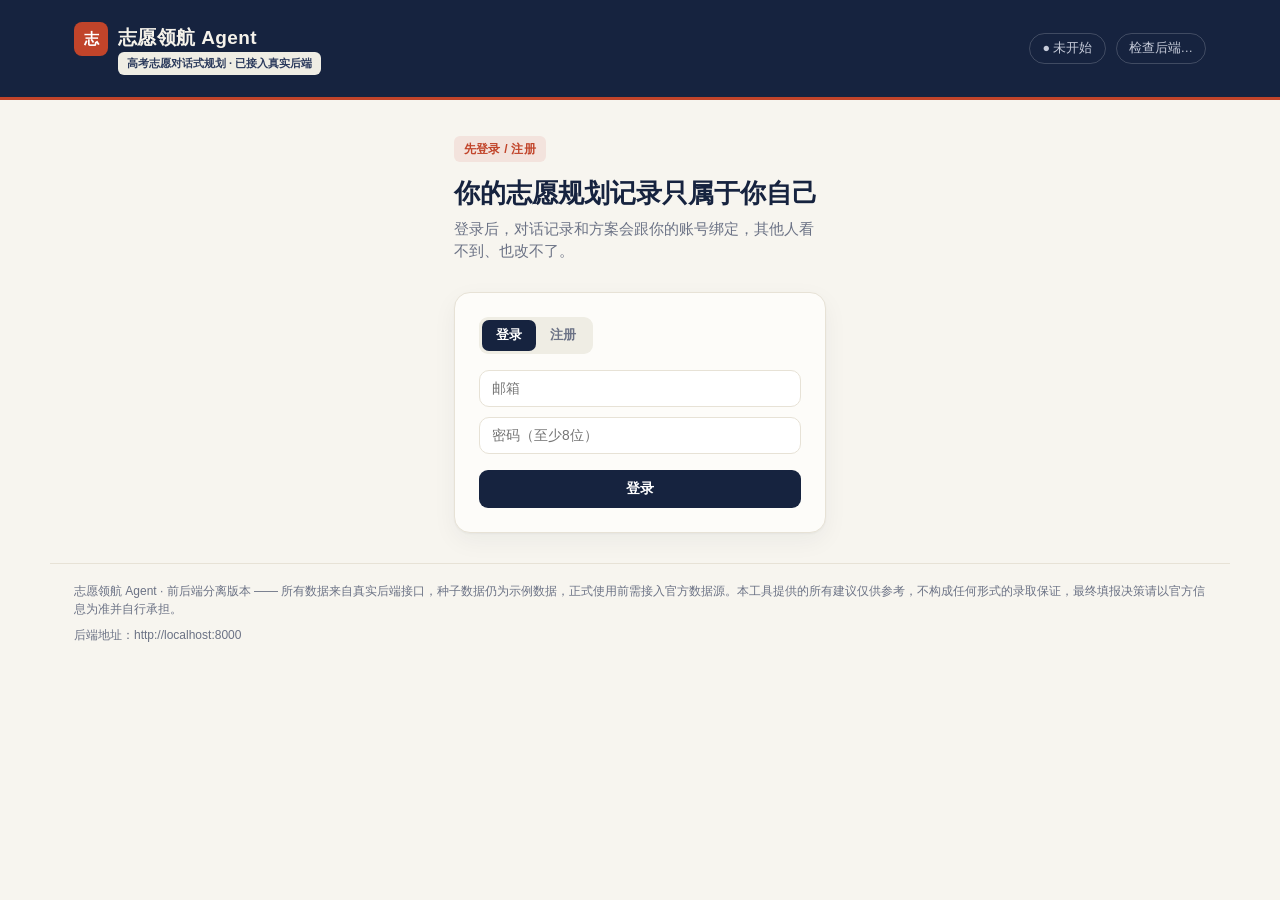
<file: frontend/index.html>
<!DOCTYPE html>
<html lang="zh-CN">
<head>
<meta charset="UTF-8">
<meta name="viewport" content="width=device-width, initial-scale=1.0">
<title>志愿领航 · 高考志愿规划 Agent</title>
<link rel="stylesheet" href="src/styles.css">
</head>
<body>

<header class="top">
  <div class="wrap">
    <div class="brand">
      <span class="mark">志</span>
      <div>
        <h1>志愿领航 Agent</h1>
        <div class="tag">高考志愿对话式规划 · 已接入真实后端</div>
      </div>
    </div>
    <div class="top-actions">
      <span class="pill" id="statusPill">● 未开始</span>
      <span class="pill" id="backendPill">检查后端…</span>
      <span class="pill" id="userPill" style="display:none;"></span>
      <button class="btn btn-outline btn-sm" id="logoutBtn" style="display:none;">退出登录</button>
    </div>
  </div>
</header>

<div class="wrap" id="authOverlay" style="max-width:420px;">
  <section class="hero" style="padding-top:36px;">
    <span class="eyebrow">先登录 / 注册</span>
    <h2>你的志愿规划记录只属于你自己</h2>
    <p class="sub">登录后，对话记录和方案会跟你的账号绑定，其他人看不到、也改不了。</p>
  </section>

  <div class="panel" style="padding:24px;">
    <div class="toggle-row" style="margin-bottom:16px;">
      <div class="seg" id="authModeSeg">
        <button class="active" data-mode="login">登录</button>
        <button data-mode="register">注册</button>
      </div>
    </div>

    <form id="authForm">
      <div class="chat-input-row" style="flex-direction:column;align-items:stretch;gap:10px;">
        <input type="email" id="authEmail" placeholder="邮箱" required
               style="border:1px solid var(--line);border-radius:10px;padding:10px 12px;font-size:13.8px;">
        <input type="password" id="authPassword" placeholder="密码（至少8位）" required minlength="8"
               style="border:1px solid var(--line);border-radius:10px;padding:10px 12px;font-size:13.8px;">
      </div>
      <div id="authError" class="conflict-box" style="display:none;margin-top:12px;"></div>
      <div class="confirm-row" style="margin-top:16px;">
        <button type="submit" class="btn btn-primary" id="authSubmitBtn" style="width:100%;">登录</button>
      </div>
    </form>
  </div>
</div>

<div id="appContent" style="display:none;">

<div class="disclaimer-bar">
  <div class="wrap">
    <b>提示：</b>本工具给出的录取概率、院校推荐均由算法与 AI 辅助生成，仅供参考，不构成录取承诺。
    数据可能与最新情况存在差异，正式填报志愿前，请以你所在省级教育考试院和目标院校官方发布的招生信息为准，
    并结合自身实际情况独立判断，重大决策建议同时咨询学校老师或专业机构。
  </div>
</div>

<div class="wrap">
  <section class="hero">
    <span class="eyebrow">对话连接真实后端</span>
    <h2>把"分数"变成一份可核对、可调整的志愿方案</h2>
    <p class="sub">左侧对话由服务器端 Gemini 处理并落库，右侧同步显示服务器返回的真实条件与候选数据——不是浏览器里写死的示例。</p>
  </section>

  <section id="stepConverse">
    <div class="section-head">
      <h3>对话建立用户条件</h3>
      <p>说明背景和目标，缺失或冲突的条件会被逐项追问</p>
    </div>

    <div class="panel split">
      <div class="chat-pane">
        <div class="chat-log" id="chatLog"></div>
        <div class="chat-input-row">
          <textarea id="chatInput" placeholder="例如：我是江苏物理类考生，637分，位次5200，选科物理+化学，想找计算机相关专业……" rows="2"></textarea>
          <button class="btn btn-primary" id="sendBtn">发送</button>
        </div>
        <div class="quick-row">
          <button class="btn btn-outline btn-sm" id="fillDemoBtn">示例：江苏物理类考生（一次说全）</button>
          <button class="btn btn-outline btn-sm" id="resetBtn">重新开始（清空本地会话）</button>
        </div>
      </div>

      <div class="sync-pane">
        <span class="sync-tag"><span class="dot"></span>后端返回的真实条件</span>
        <h4>当前条件（profile_id: <span id="profileIdLabel">未开始</span>）</h4>

        <div id="missingBox" class="missing-box" style="display:none;">
          <b>还缺少这些信息</b>
          <span id="missingText"></span>
        </div>
        <div id="conflictBox" class="conflict-box" style="display:none;">
          <b>发现条件冲突</b>
          <span id="conflictText"></span>
        </div>

        <div class="field-list" id="fieldList"></div>

        <label class="home-province-toggle">
          <input type="checkbox" id="homeProvinceOnlyChk">
          只看省内院校（按学校实际所在地过滤，跟"招生目标省份"是两回事，
          比如外省院校面向本省招生的计划会被这个开关排除）
        </label>

        <label class="home-province-toggle">
          <input type="checkbox" id="acceptSinoForeignChk">
          接受中外合作办学项目（这类项目学费通常显著更高，默认不勾选，即不推荐）
        </label>

        <label class="home-province-toggle">
          <input type="checkbox" id="acceptSpecialProgramChk">
          接受专项计划/定向培养类型（国家专项、地方专项、公费师范生定向等，
          通常有户籍/服务期限制，默认不勾选，即不推荐）
        </label>

        <div class="sync-actions">
          <button class="btn btn-red btn-sm" id="searchBtn" disabled>查询候选</button>
        </div>
      </div>
    </div>
  </section>

  <section id="stepCandidates" style="display:none;">
    <div class="section-head">
      <h3>候选与方案</h3>
      <p>保底/稳妥/冲刺各精选几所好学校优先展示，勾选想放进方案的候选，然后点击"确认方案"</p>
    </div>

    <div class="toggle-row">
      <span class="sample-badge" id="candCountBadge"></span>
    </div>

    <div id="discoveriesSection" style="display:none;"></div>

    <div id="curatedGroups"></div>

    <div class="collapsed-section">
      <button class="btn btn-outline btn-sm" id="toggleCollapsedBtn"></button>
      <div class="cand-grid" id="collapsedGrid" style="display:none;"></div>
    </div>

    <div class="confirm-row">
      <button class="btn btn-primary" id="confirmPlanBtn" disabled>确认方案（0）</button>
    </div>
  </section>

  <section id="stepRules" style="display:none;">
    <div class="section-head">
      <h3>资格校验</h3>
      <p>想看"每条候选具体因为哪条规则通过/没通过"这类核验细节，可以在这里展开——
        默认收起，日常报考不需要逐条翻这份原始核验记录，上面的精选候选已经是筛选过的结果</p>
    </div>
    <button class="btn btn-outline btn-sm" id="toggleRuleAuditBtn">展开资格核验详情</button>
    <div class="rule-list" id="ruleList" style="display:none;"></div>
  </section>

  <section id="stepPlan" style="display:none;">
    <div class="section-head">
      <h3>方案版本</h3>
      <p>服务器重新计算过的最终数字，不是浏览器里传上去的</p>
    </div>

    <div class="plan-wrap">
      <div class="panel" style="padding:20px;">
        <div class="version-row">
          <span id="versionLabel"></span>
          <a class="btn btn-outline btn-sm" id="exportLink" target="_blank" rel="noopener">导出方案</a>
        </div>
        <div id="planCandList"></div>
      </div>

      <div class="panel" style="padding:20px;">
        <h4 style="margin:0 0 12px;font-size:15px;">与上一版本相比</h4>
        <div id="diffArea"></div>
      </div>
    </div>
  </section>

</div>
</div><!-- /#appContent -->

<footer>
  <div class="wrap">
    <span>志愿领航 Agent · 前后端分离版本 —— 所有数据来自真实后端接口，种子数据仍为示例数据，正式使用前需接入官方数据源。本工具提供的所有建议仅供参考，不构成任何形式的录取保证，最终填报决策请以官方信息为准并自行承担。</span>
    <span id="apiBaseLabel"></span>
  </div>
</footer>

<script type="module" src="src/config.js"></script>
<script type="module" src="src/main.js"></script>
</body>
</html>
</file>
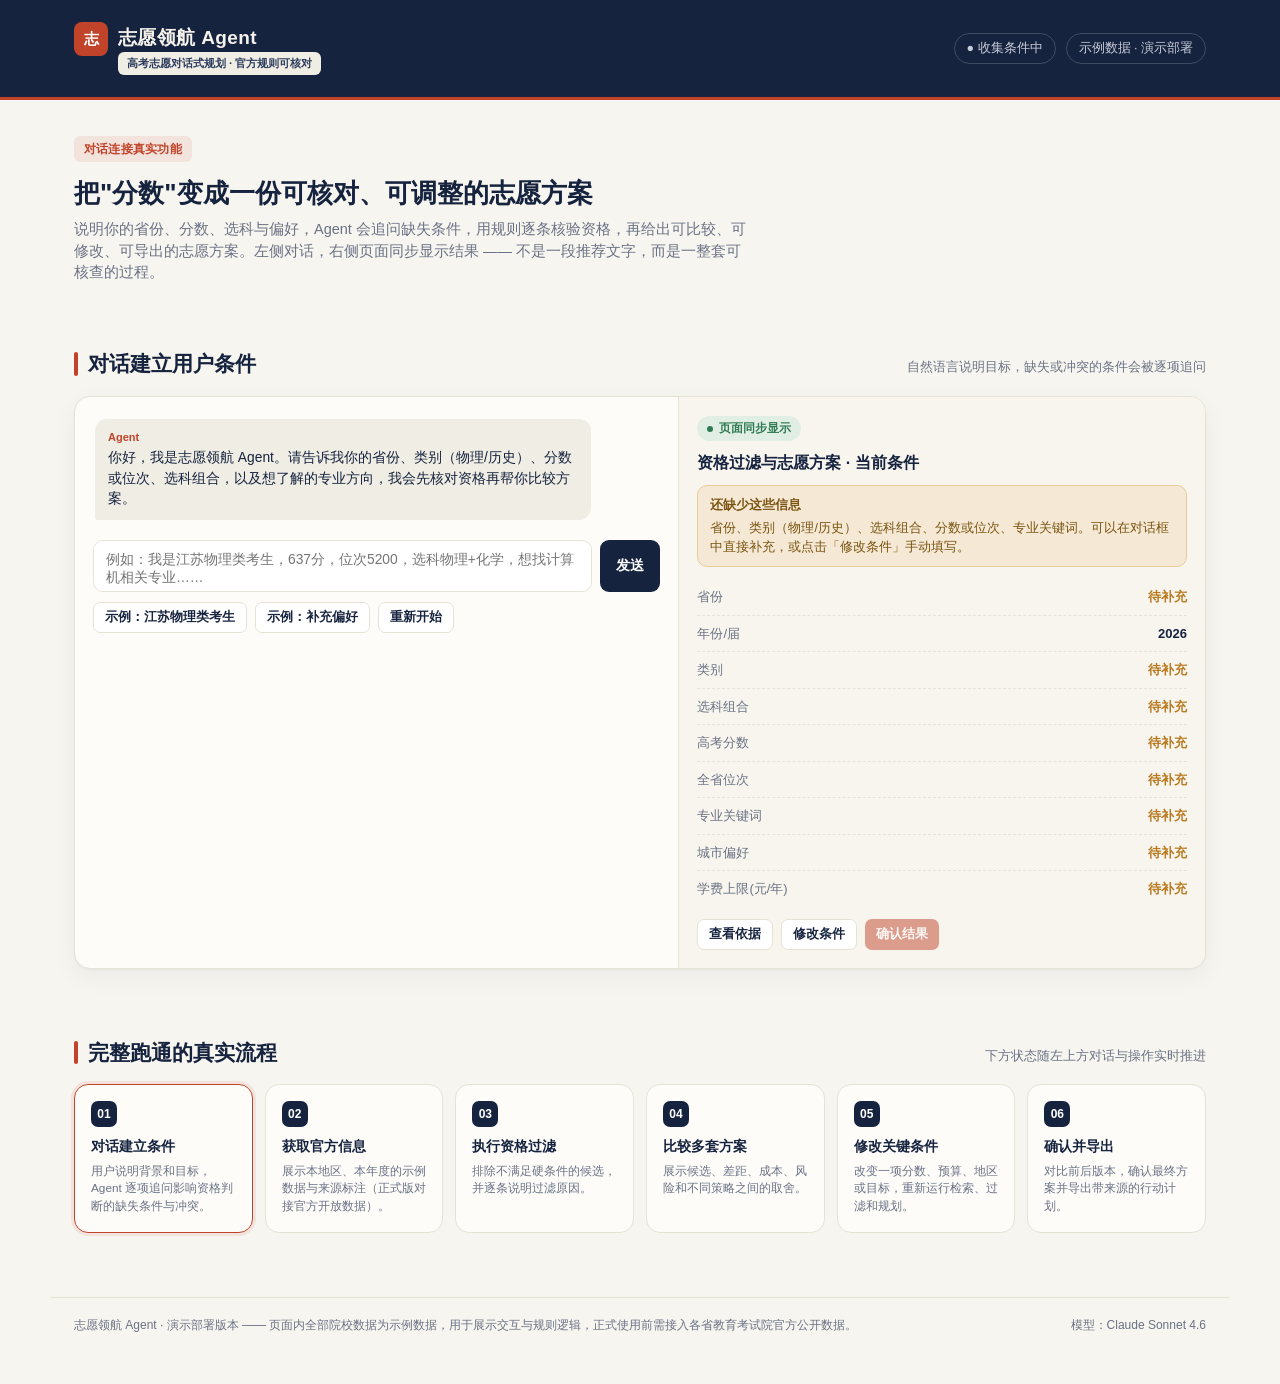
<file: frontend/prototype-reference.html>
<!DOCTYPE html>
<html lang="zh-CN">
<head>
<meta charset="UTF-8">
<meta name="viewport" content="width=device-width, initial-scale=1.0">
<title>志愿领航 · 高考志愿规划 Agent</title>
<style>
  :root{
    --navy:#16233F;
    --navy-soft:#2B3A5C;
    --cream:#F7F5EF;
    --card:#FDFCF9;
    --line:#E7E2D6;
    --red:#C1442A;
    --red-soft:#F3E3DD;
    --green:#2F7A53;
    --green-soft:#E1EEE4;
    --amber:#B9791F;
    --amber-soft:#F5E9D6;
    --muted:#6B7285;
    --shadow: 0 1px 2px rgba(22,35,63,.04), 0 8px 24px rgba(22,35,63,.05);
  }
  *{box-sizing:border-box;}
  html,body{margin:0;padding:0;}
  body{
    background:var(--cream);
    color:var(--navy);
    font-family: "PingFang SC","Noto Sans SC","Microsoft YaHei",-apple-system,BlinkMacSystemFont,"Segoe UI",sans-serif;
    -webkit-font-smoothing:antialiased;
    line-height:1.5;
  }
  a{color:inherit;}
  ::selection{background:var(--red-soft);}

  .wrap{max-width:1180px;margin:0 auto;padding:0 24px;}

  /* ---------- Header ---------- */
  header.top{
    background:var(--navy);
    color:#F5F2EA;
    padding:22px 0;
    border-bottom:3px solid var(--red);
  }
  header.top .wrap{display:flex;align-items:center;justify-content:space-between;gap:16px;flex-wrap:wrap;}
  .brand{display:flex;align-items:baseline;gap:10px;}
  .brand .mark{
    width:34px;height:34px;border-radius:8px;background:var(--red);
    display:inline-flex;align-items:center;justify-content:center;
    font-weight:800;font-size:15px;color:#fff;flex:none;
  }
  .brand h1{font-size:19px;margin:0;font-weight:700;letter-spacing:.02em;}
  .brand span.tag{font-size:12px;color:#C7CCDA;font-weight:400;}
  .top-actions{display:flex;gap:10px;align-items:center;font-size:13px;color:#C7CCDA;}
  .pill{
    border:1px solid rgba(255,255,255,.18);
    padding:5px 12px;border-radius:999px;font-size:12.5px;
  }

  /* ---------- Hero ---------- */
  .hero{padding:36px 0 8px;}
  .hero h2{font-size:26px;margin:0 0 6px;font-weight:800;}
  .hero p.sub{color:var(--muted);font-size:14.5px;margin:0 0 22px;max-width:680px;}
  .eyebrow{
    display:inline-flex;align-items:center;gap:6px;
    background:var(--red-soft);color:var(--red);font-weight:700;font-size:12px;
    padding:4px 10px;border-radius:6px;margin-bottom:12px;letter-spacing:.02em;
  }

  /* ---------- Section shell ---------- */
  section{padding:34px 0;}
  .section-head{display:flex;align-items:baseline;justify-content:space-between;gap:12px;margin-bottom:16px;flex-wrap:wrap;}
  .section-head h3{
    font-size:21px;margin:0;font-weight:800;position:relative;padding-left:14px;
  }
  .section-head h3::before{
    content:"";position:absolute;left:0;top:4px;bottom:4px;width:4px;background:var(--red);border-radius:2px;
  }
  .section-head p{margin:0;color:var(--muted);font-size:13px;}

  /* ---------- Cards / panels ---------- */
  .panel{
    background:var(--card);border:1px solid var(--line);border-radius:16px;
    box-shadow:var(--shadow);
  }

  /* ---------- Two pane: chat + synced state ---------- */
  .split{
    display:grid;grid-template-columns:1.15fr 1fr;gap:0;overflow:hidden;
  }
  @media (max-width:880px){ .split{grid-template-columns:1fr;} }

  .chat-pane{padding:18px 18px 14px;border-right:1px solid var(--line);}
  @media (max-width:880px){ .chat-pane{border-right:none;border-bottom:1px solid var(--line);} }

  .chat-log{
    display:flex;flex-direction:column;gap:10px;max-height:420px;overflow-y:auto;padding:4px 2px 10px;
    scrollbar-width:thin;
  }
  .msg{max-width:88%;padding:10px 13px;border-radius:12px;font-size:13.8px;white-space:pre-wrap;}
  .msg.user{align-self:flex-end;background:var(--navy);color:#F3F1EA;border-bottom-right-radius:3px;}
  .msg.agent{align-self:flex-start;background:#EFEDE4;color:var(--navy);border-bottom-left-radius:3px;}
  .msg.agent .who{font-size:11px;color:var(--red);font-weight:700;display:block;margin-bottom:3px;}
  .msg.sys{align-self:center;background:transparent;color:var(--muted);font-size:12px;text-align:center;max-width:100%;}

  .chat-input-row{display:flex;gap:8px;margin-top:10px;}
  .chat-input-row textarea{
    flex:1;resize:none;border:1px solid var(--line);border-radius:10px;padding:10px 12px;
    font-family:inherit;font-size:13.8px;background:#fff;color:var(--navy);min-height:44px;max-height:110px;
  }
  .chat-input-row textarea:focus{outline:2px solid var(--navy-soft);outline-offset:1px;}
  .btn{
    border:none;border-radius:9px;padding:10px 16px;font-size:13.5px;font-weight:700;cursor:pointer;
    transition:transform .06s ease, opacity .15s ease;
  }
  .btn:active{transform:scale(.97);}
  .btn-primary{background:var(--navy);color:#fff;}
  .btn-primary:hover{background:var(--navy-soft);}
  .btn-outline{background:#fff;border:1px solid var(--line);color:var(--navy);}
  .btn-outline:hover{border-color:var(--navy);}
  .btn-red{background:var(--red);color:#fff;}
  .btn:disabled{opacity:.5;cursor:not-allowed;}
  .btn-sm{padding:6px 11px;font-size:12.5px;border-radius:7px;}
  .quick-row{display:flex;gap:8px;flex-wrap:wrap;margin-top:10px;}

  /* ---------- Sync state pane ---------- */
  .sync-pane{padding:18px;background:#F7F5EE;}
  .sync-tag{
    display:inline-flex;align-items:center;gap:6px;background:var(--green-soft);color:var(--green);
    font-size:11.5px;font-weight:700;padding:4px 10px;border-radius:999px;margin-bottom:10px;
  }
  .sync-tag .dot{width:6px;height:6px;border-radius:50%;background:var(--green);display:inline-block;}
  .sync-pane h4{margin:0 0 10px;font-size:16px;font-weight:800;}
  .field-list{display:flex;flex-direction:column;gap:0;margin:0 0 12px;}
  .field-row{
    display:flex;justify-content:space-between;gap:10px;padding:8px 0;border-bottom:1px dashed var(--line);font-size:13px;
  }
  .field-row:last-child{border-bottom:none;}
  .field-row .k{color:var(--muted);flex:none;}
  .field-row .v{font-weight:600;text-align:right;}
  .field-row .v.missing{color:var(--amber);font-weight:700;}
  .missing-box{
    background:var(--amber-soft);border:1px solid #E7CD9C;color:#7A5410;border-radius:10px;
    padding:10px 12px;font-size:12.5px;margin-bottom:12px;
  }
  .missing-box b{display:block;margin-bottom:4px;}
  .conflict-box{
    background:var(--red-soft);border:1px solid #E7C3B4;color:#8A2E17;border-radius:10px;
    padding:10px 12px;font-size:12.5px;margin-bottom:12px;
  }
  .sync-actions{display:flex;gap:8px;flex-wrap:wrap;}

  /* ---------- Edit form (structured, non-chat control of same state) ---------- */
  .edit-form{display:none;margin-top:14px;padding-top:14px;border-top:1px solid var(--line);}
  .edit-form.open{display:block;}
  .grid2{display:grid;grid-template-columns:1fr 1fr;gap:10px;}
  .field{display:flex;flex-direction:column;gap:4px;margin-bottom:10px;}
  .field label{font-size:11.5px;color:var(--muted);font-weight:700;}
  .field input, .field select{
    border:1px solid var(--line);border-radius:8px;padding:8px 10px;font-size:13px;font-family:inherit;background:#fff;color:var(--navy);
  }
  .field input:focus, .field select:focus{outline:2px solid var(--navy-soft);}

  /* ---------- Stepper ---------- */
  .stepper{display:grid;grid-template-columns:repeat(6,1fr);gap:12px;}
  @media (max-width:920px){ .stepper{grid-template-columns:repeat(3,1fr);} }
  @media (max-width:560px){ .stepper{grid-template-columns:1fr 1fr;} }
  .step{
    background:var(--card);border:1px solid var(--line);border-radius:14px;padding:16px;position:relative;
    transition:border-color .2s, box-shadow .2s;
  }
  .step .num{
    width:26px;height:26px;border-radius:7px;background:var(--navy);color:#fff;font-weight:800;font-size:12px;
    display:inline-flex;align-items:center;justify-content:center;margin-bottom:10px;
  }
  .step.active{border-color:var(--red);box-shadow:0 0 0 3px var(--red-soft);}
  .step.done .num{background:var(--green);}
  .step.done{opacity:.75;}
  .step h5{margin:0 0 5px;font-size:13.5px;font-weight:800;}
  .step p{margin:0;font-size:11.8px;color:var(--muted);}

  /* ---------- Candidate cards ---------- */
  .toggle-row{display:flex;gap:8px;align-items:center;margin-bottom:14px;flex-wrap:wrap;}
  .seg{display:inline-flex;background:#EFEDE4;border-radius:9px;padding:3px;}
  .seg button{
    border:none;background:transparent;padding:7px 14px;font-size:12.8px;font-weight:700;border-radius:7px;cursor:pointer;color:var(--muted);
  }
  .seg button.active{background:var(--navy);color:#fff;}
  .sample-badge{
    margin-left:auto;font-size:11px;color:var(--muted);background:#EFEDE4;padding:4px 9px;border-radius:999px;border:1px solid var(--line);
  }

  .cand-grid{display:grid;grid-template-columns:1fr 1fr;gap:16px;}
  @media (max-width:880px){ .cand-grid{grid-template-columns:1fr;} }

  .cand-card{
    background:var(--card);border:1px solid var(--line);border-radius:16px;padding:18px;box-shadow:var(--shadow);
    display:flex;flex-direction:column;gap:12px;
  }
  .cand-top{display:flex;justify-content:space-between;align-items:flex-start;gap:10px;}
  .cand-strategy{font-size:11px;font-weight:700;color:var(--muted);display:flex;align-items:center;gap:5px;}
  .cand-name{font-size:19px;font-weight:800;margin:2px 0 2px;}
  .cand-loc{font-size:12px;color:var(--muted);}
  .prob-badge{
    text-align:center;border-radius:12px;padding:8px 14px;min-width:76px;flex:none;
  }
  .prob-badge .pct{font-size:20px;font-weight:800;line-height:1;}
  .prob-badge .lbl{font-size:10.5px;font-weight:700;margin-top:2px;}
  .prob-badge .sub{font-size:9.5px;opacity:.75;}
  .prob-baowen{background:var(--green-soft);color:var(--green);}
  .prob-wen{background:#DDE7F3;color:#2A548C;}
  .prob-chong{background:var(--amber-soft);color:#8A5A10;}
  .prob-jichong{background:var(--red-soft);color:var(--red);}

  .tag-row{display:flex;gap:6px;flex-wrap:wrap;}
  .tag{background:#EFEDE4;color:var(--navy-soft);font-size:11px;padding:3px 9px;border-radius:6px;font-weight:600;}

  .stat-row{display:grid;grid-template-columns:repeat(3,1fr);gap:8px;background:#F7F5EE;border-radius:10px;padding:10px;}
  .stat{text-align:left;}
  .stat .k{font-size:10.5px;color:var(--muted);display:block;margin-bottom:2px;}
  .stat .v{font-size:13.5px;font-weight:700;}

  table.hist{width:100%;border-collapse:collapse;font-size:12px;}
  table.hist th{text-align:left;color:var(--muted);font-weight:600;padding:5px 4px;border-bottom:1px solid var(--line);font-size:11px;}
  table.hist td{padding:6px 4px;border-bottom:1px dashed var(--line);}
  table.hist td.diff-pos{color:var(--green);font-weight:700;}
  table.hist td.diff-neg{color:var(--red);font-weight:700;}

  .why-box{background:#F7F5EE;border-radius:10px;padding:10px 12px;font-size:12.3px;color:var(--navy-soft);}
  .why-box b{color:var(--navy);}
  .src-row{display:flex;justify-content:space-between;font-size:11px;color:var(--muted);flex-wrap:wrap;gap:6px;}
  .src-row a{color:var(--navy-soft);text-decoration:underline;}

  details.rule{border-top:1px solid var(--line);padding-top:8px;}
  details.rule summary{cursor:pointer;font-size:12.5px;font-weight:700;color:var(--navy-soft);list-style:none;display:flex;align-items:center;gap:5px;}
  details.rule summary::before{content:"▶";font-size:9px;transition:transform .15s;}
  details.rule[open] summary::before{transform:rotate(90deg);}
  details.rule .body{padding:8px 2px 2px;font-size:12.2px;color:var(--navy-soft);}
  .cand-actions{display:flex;gap:8px;margin-top:2px;}

  /* ---------- rule audit list (资格校验) ---------- */
  .rule-list{display:flex;flex-direction:column;gap:8px;}
  .rule-item{
    display:flex;gap:10px;align-items:flex-start;background:var(--card);border:1px solid var(--line);
    border-radius:12px;padding:12px 14px;
  }
  .rule-icon{width:22px;height:22px;border-radius:50%;flex:none;display:flex;align-items:center;justify-content:center;font-size:12px;font-weight:800;color:#fff;margin-top:1px;}
  .rule-icon.pass{background:var(--green);}
  .rule-icon.fail{background:var(--red);}
  .rule-main{flex:1;}
  .rule-main .name{font-weight:700;font-size:13.5px;}
  .rule-main .desc{font-size:12.3px;color:var(--muted);margin-top:2px;}
  .rule-main .meta{font-size:11px;color:var(--muted);margin-top:5px;}

  /* ---------- Plan / timeline ---------- */
  .plan-wrap{display:grid;grid-template-columns:1.3fr 1fr;gap:18px;}
  @media (max-width:880px){ .plan-wrap{grid-template-columns:1fr;} }
  .timeline{list-style:none;margin:0;padding:0;position:relative;}
  .timeline li{position:relative;padding:0 0 20px 26px;}
  .timeline li::before{content:"";position:absolute;left:6px;top:2px;bottom:0;width:1px;background:var(--line);}
  .timeline li:last-child::before{display:none;}
  .timeline li::after{content:"";position:absolute;left:2px;top:2px;width:9px;height:9px;border-radius:50%;background:var(--navy);}
  .timeline li .date{font-size:11.5px;color:var(--red);font-weight:700;}
  .timeline li .title{font-weight:700;font-size:13.8px;margin:2px 0 2px;}
  .timeline li .desc{font-size:12.3px;color:var(--muted);}

  .diff-box{background:#F7F5EE;border-radius:12px;padding:12px 14px;font-size:12.5px;margin-bottom:12px;}
  .diff-line{display:flex;gap:6px;margin-bottom:4px;}
  .diff-line.add{color:var(--green);}
  .diff-line.remove{color:var(--red);}
  .diff-line.chg{color:#2A548C;}

  .version-row{display:flex;justify-content:space-between;align-items:center;font-size:12.5px;color:var(--muted);margin-bottom:10px;}

  /* ---------- Banners for edge cases ---------- */
  .banner{
    display:flex;gap:10px;align-items:flex-start;border-radius:12px;padding:12px 14px;font-size:13px;margin-bottom:14px;
  }
  .banner .dot{width:8px;height:8px;border-radius:50%;flex:none;margin-top:6px;background:var(--red);}
  .banner.warn{background:var(--amber-soft);color:#7A5410;border:1px solid #E7CD9C;}
  .banner.warn .dot{background:var(--amber);}
  .banner.info{background:#E7EEF7;color:#264873;border:1px solid #C9D9EC;}
  .banner.info .dot{background:#3B6BAE;}
  .banner.err{background:var(--red-soft);color:#8A2E17;border:1px solid #E7C3B4;}

  footer{padding:30px 0 50px;color:var(--muted);font-size:12px;}
  footer .wrap{border-top:1px solid var(--line);padding-top:18px;display:flex;justify-content:space-between;flex-wrap:wrap;gap:8px;}

  .empty{
    text-align:center;padding:36px 20px;color:var(--muted);font-size:13.5px;
  }
  .empty .big{font-size:15px;color:var(--navy);font-weight:700;margin-bottom:6px;}

  .spin{display:inline-block;width:12px;height:12px;border:2px solid #ccc;border-top-color:var(--navy);border-radius:50%;animation:spin .7s linear infinite;vertical-align:-2px;margin-right:6px;}
  @keyframes spin{to{transform:rotate(360deg);}}

  ::-webkit-scrollbar{width:8px;height:8px;}
  ::-webkit-scrollbar-thumb{background:#D8D3C4;border-radius:4px;}

  [tabindex]:focus-visible, button:focus-visible, textarea:focus-visible, input:focus-visible, select:focus-visible{
    outline:2px solid var(--navy); outline-offset:2px;
  }
</style>
</head>
<body>

<header class="top">
  <div class="wrap">
    <div class="brand">
      <span class="mark">志</span>
      <div>
        <h1>志愿领航 Agent</h1>
        <div class="tag">高考志愿对话式规划 · 官方规则可核对</div>
      </div>
    </div>
    <div class="top-actions">
      <span class="pill" id="statusPill">● 未开始</span>
      <span class="pill">示例数据 · 演示部署</span>
    </div>
  </div>
</header>

<div class="wrap">
  <section class="hero">
    <span class="eyebrow">对话连接真实功能</span>
    <h2>把"分数"变成一份可核对、可调整的志愿方案</h2>
    <p class="sub">说明你的省份、分数、选科与偏好，Agent 会追问缺失条件，用规则逐条核验资格，再给出可比较、可修改、可导出的志愿方案。左侧对话，右侧页面同步显示结果 —— 不是一段推荐文字，而是一整套可核查的过程。</p>
  </section>

  <!-- ================= STEP 01+02 : 对话建立条件 + 页面同步显示 ================= -->
  <section id="stepConverse">
    <div class="section-head">
      <h3>对话建立用户条件</h3>
      <p>自然语言说明目标，缺失或冲突的条件会被逐项追问</p>
    </div>

    <div class="panel split">
      <div class="chat-pane">
        <div class="chat-log" id="chatLog"></div>
        <div class="chat-input-row">
          <textarea id="chatInput" placeholder="例如：我是江苏物理类考生，637分，位次5200，选科物理+化学，想找计算机相关专业……" rows="2"></textarea>
          <button class="btn btn-primary" id="sendBtn">发送</button>
        </div>
        <div class="quick-row">
          <button class="btn btn-outline btn-sm" data-fill="我是江苏物理类考生，2026届，637分，位次5200，选科物理+化学，想找计算机相关专业。">示例：江苏物理类考生</button>
          <button class="btn btn-outline btn-sm" data-fill="优先考虑省内和周边城市，专业比学校层次更重要，学费预算每年不超过1万元，并排除不满足选科要求的专业。">示例：补充偏好</button>
          <button class="btn btn-outline btn-sm" id="resetBtn">重新开始</button>
        </div>
      </div>

      <div class="sync-pane">
        <span class="sync-tag"><span class="dot"></span>页面同步显示</span>
        <h4>资格过滤与志愿方案 · 当前条件</h4>

        <div id="missingBox" class="missing-box" style="display:none;">
          <b>还缺少这些信息</b>
          <span id="missingText"></span>
        </div>
        <div id="conflictBox" class="conflict-box" style="display:none;">
          <b>发现条件冲突</b>
          <span id="conflictText"></span>
        </div>

        <div class="field-list" id="fieldList"></div>

        <div class="sync-actions">
          <button class="btn btn-outline btn-sm" id="viewBasisBtn">查看依据</button>
          <button class="btn btn-outline btn-sm" id="editCondBtn">修改条件</button>
          <button class="btn btn-red btn-sm" id="confirmBtn" disabled>确认结果</button>
        </div>

        <div class="edit-form" id="editForm">
          <div class="grid2">
            <div class="field"><label>省份</label>
              <select id="f_province">
                <option value="江苏">江苏</option>
                <option value="上海">上海</option>
                <option value="广东">广东</option>
              </select>
            </div>
            <div class="field"><label>年份 / 届</label><input id="f_year" type="number" value="2026" min="2024" max="2027"></div>
            <div class="field"><label>类别</label>
              <select id="f_track"><option value="物理类">物理类</option><option value="历史类">历史类</option></select>
            </div>
            <div class="field"><label>选科组合</label>
              <select id="f_subjects">
                <option value="物理,化学">物理 + 化学</option>
                <option value="物理,生物">物理 + 生物</option>
                <option value="历史,政治">历史 + 政治</option>
                <option value="物理,地理">物理 + 地理</option>
              </select>
            </div>
            <div class="field"><label>高考分数</label><input id="f_score" type="number" placeholder="如 637"></div>
            <div class="field"><label>全省位次</label><input id="f_rank" type="number" placeholder="如 5200"></div>
            <div class="field"><label>专业关键词</label><input id="f_major" type="text" placeholder="如 计算机"></div>
            <div class="field"><label>学费上限（元/年，可空）</label><input id="f_budget" type="number" placeholder="不限则留空"></div>
          </div>
          <button class="btn btn-primary btn-sm" id="applyEditBtn">应用并重新计算</button>
        </div>
      </div>
    </div>
  </section>

  <!-- ================= STEPPER: 完整跑通的真实流程 ================= -->
  <section id="stepFlow">
    <div class="section-head">
      <h3>完整跑通的真实流程</h3>
      <p>下方状态随左上方对话与操作实时推进</p>
    </div>
    <div class="stepper" id="stepper"></div>
  </section>

  <!-- ================= 资格校验 ================= -->
  <section id="stepRules" style="display:none;">
    <div class="section-head">
      <h3>资格校验</h3>
      <p>每条候选逐条核对规则、原因、来源与适用周期</p>
    </div>
    <div class="rule-list" id="ruleList"></div>
  </section>

  <!-- ================= 候选与方案比较 ================= -->
  <section id="stepCandidates" style="display:none;">
    <div class="section-head">
      <h3>候选与方案比较</h3>
      <p>结构化候选卡显示匹配依据、条件差距、费用、风险与策略取舍</p>
    </div>

    <div class="toggle-row">
      <div class="seg" id="strategySeg">
        <button class="active" data-strategy="院校优先">院校优先</button>
        <button data-strategy="专业优先">专业优先</button>
      </div>
      <div class="seg" id="sortSeg">
        <button class="active" data-sort="prob_desc">按把握从高到低</button>
        <button data-sort="prob_asc">按把握从低到高</button>
      </div>
      <span class="sample-badge">示例数据 · 仅演示界面</span>
    </div>

    <div class="cand-grid" id="candGrid"></div>
  </section>

  <!-- ================= 计划与版本 ================= -->
  <section id="stepPlan" style="display:none;">
    <div class="section-head">
      <h3>计划与版本</h3>
      <p>后续行动、关键日期、风险提醒、来源更新时间和前后版本差异</p>
    </div>

    <div class="plan-wrap">
      <div class="panel" style="padding:20px;">
        <h4 style="margin:0 0 14px;font-size:15px;">行动时间线</h4>
        <ul class="timeline" id="timelineList"></ul>
      </div>

      <div class="panel" style="padding:20px;">
        <div class="version-row">
          <span id="versionLabel">版本 v1（尚未修改）</span>
          <button class="btn btn-outline btn-sm" id="exportBtn">导出方案</button>
        </div>
        <div id="diffArea"></div>
        <div class="banner info" style="margin-top:4px;">
          <span class="dot"></span>
          <span>修改任意条件后点击"应用并重新计算"，此处会显示与上一版本相比新增、剔除或概率变化的候选。</span>
        </div>
      </div>
    </div>
  </section>

</div>

<footer>
  <div class="wrap">
    <span>志愿领航 Agent · 演示部署版本 —— 页面内全部院校数据为示例数据，用于展示交互与规则逻辑，正式使用前需接入各省教育考试院官方公开数据。</span>
    <span>模型：Claude Sonnet 4.6</span>
  </div>
</footer>

<script>
(function(){

/* ============================================================
   0. MOCK OFFICIAL DATA
   -------------------------------------------------------------
   In a production deployment this array would be replaced by a
   real data pipeline (province exam authority open data, updated
   each admission cycle). It is kept in this exact shape so the
   filtering / scoring engine below does not need to change.
   ============================================================ */
function loadOfficialData(){
  return [
    {
      id:"seu-cs", university:"东南大学", city:"南京", province:"江苏", track:"物理类",
      code:"1102", group:"计算机类·专业组4", subjectsRequired:["物理","化学"],
      tags:["公办","985","211","双一流","强基计划"], majorKeyword:["计算机","软件","人工智能","信息"],
      tuition:6500, duration:"4年", strategyType:"院校优先",
      history:[{year:2025,plan:72,minScore:657,minRank:4680},{year:2024,plan:70,minScore:654,minRank:4950},{year:2023,plan:68,minScore:652,minRank:5120}],
      why:"学校层次、专业方向和城市均符合偏好，但招生人数较少，位次波动较大，适合作为冲刺项。",
      caution:"近三年最低位次逐年提高，若最终位次未能提升建议保留 1-2 个更稳妥的平行志愿。",
      sourceLabel:"示例来源：江苏省教育考试院 2025 年公开录取数据（演示用）", sourceUpdated:"2025-08-02"
    },
    {
      id:"nuist-cs", university:"南京邮电大学", city:"南京", province:"江苏", track:"物理类",
      code:"1305", group:"计算机类·专业组03", subjectsRequired:["物理","化学"],
      tags:["公办","双一流","本科批"], majorKeyword:["计算机","软件","通信","信息"],
      tuition:6380, duration:"4年", strategyType:"专业优先",
      history:[{year:2025,plan:24,minScore:628,minRank:6240},{year:2024,plan:20,minScore:626,minRank:6580},{year:2023,plan:18,minScore:623,minRank:6910}],
      why:"专业匹配度高，往年位次留有余量，适合放在志愿方案中段作为稳妥选择。",
      caution:"招生计划逐年小幅减少，建议关注当年最新计划数是否有变化。",
      sourceLabel:"示例来源：江苏省教育考试院 2025 年公开录取数据（演示用）", sourceUpdated:"2025-08-02"
    },
    {
      id:"nju-cs", university:"南京大学", city:"南京", province:"江苏", track:"物理类",
      code:"1101", group:"计算机类·匡亚明学院", subjectsRequired:["物理","化学"],
      tags:["公办","985","211","双一流"], majorKeyword:["计算机","人工智能"],
      tuition:5800, duration:"4年", strategyType:"院校优先",
      history:[{year:2025,plan:20,minScore:672,minRank:1980},{year:2024,plan:18,minScore:669,minRank:2150},{year:2023,plan:18,minScore:667,minRank:2300}],
      why:"学校与专业层次都很突出，但历年最低位次远高于当前位次，属于明显冲刺/极限项。",
      caution:"按当前位次录取概率很低，建议仅作为方案中的'冲一冲'备选，不宜作为主力志愿。",
      sourceLabel:"示例来源：江苏省教育考试院 2025 年公开录取数据（演示用）", sourceUpdated:"2025-08-02"
    },
    {
      id:"njust-cs", university:"南京理工大学", city:"南京", province:"江苏", track:"物理类",
      code:"1201", group:"计算机类·专业组02", subjectsRequired:["物理","化学"],
      tags:["公办","211","双一流"], majorKeyword:["计算机","人工智能","软件"],
      tuition:6600, duration:"4年", strategyType:"院校优先",
      history:[{year:2025,plan:45,minScore:641,minRank:5480},{year:2024,plan:42,minScore:638,minRank:5720},{year:2023,plan:40,minScore:636,minRank:5890}],
      why:"211、双一流院校中位次要求相对温和，专业方向与目标一致，是较均衡的选择。",
      caution:"该专业组内含多个方向，入学后分流规则需在招生章程中进一步确认。",
      sourceLabel:"示例来源：江苏省教育考试院 2025 年公开录取数据（演示用）", sourceUpdated:"2025-08-02"
    },
    {
      id:"hhu-cs", university:"河海大学", city:"南京", province:"江苏", track:"物理类",
      code:"1103", group:"计算机类·专业组05", subjectsRequired:["物理","化学"],
      tags:["公办","211","双一流"], majorKeyword:["计算机","软件","信息"],
      tuition:6260, duration:"4年", strategyType:"专业优先",
      history:[{year:2025,plan:38,minScore:632,minRank:6120},{year:2024,plan:36,minScore:629,minRank:6480},{year:2023,plan:35,minScore:627,minRank:6720}],
      why:"211 院校中位次余量较大，专业排名稳定，适合作为方案中的稳妥选项。",
      caution:"学校传统优势学科为水利，计算机类专业资源相对集中在少数校区，建议核实校区安排。",
      sourceLabel:"示例来源：江苏省教育考试院 2025 年公开录取数据（演示用）", sourceUpdated:"2025-08-02"
    },
    {
      id:"just-cs", university:"江苏大学", city:"镇江", province:"江苏", track:"物理类",
      code:"1401", group:"计算机类·专业组01", subjectsRequired:["物理","化学"],
      tags:["公办","双一流"], majorKeyword:["计算机","软件","信息"],
      tuition:5800, duration:"4年", strategyType:"专业优先",
      history:[{year:2025,plan:60,minScore:598,minRank:9200},{year:2024,plan:58,minScore:594,minRank:9680},{year:2023,plan:55,minScore:591,minRank:10050}],
      why:"位次余量非常充足，录取把握大，适合作为方案中的保底选项。",
      caution:"城市与院校层次低于其他候选，若更看重院校声誉可适当降低此项排序。",
      sourceLabel:"示例来源：江苏省教育考试院 2025 年公开录取数据（演示用）", sourceUpdated:"2025-08-02"
    },
    {
      id:"nuaa-cs", university:"南京航空航天大学", city:"南京", province:"江苏", track:"物理类",
      code:"1104", group:"计算机类·专业组03", subjectsRequired:["物理","化学"],
      tags:["公办","211","双一流"], majorKeyword:["计算机","软件","人工智能"],
      tuition:6600, duration:"4年", strategyType:"院校优先",
      history:[{year:2025,plan:33,minScore:648,minRank:5060},{year:2024,plan:32,minScore:645,minRank:5310},{year:2023,plan:30,minScore:642,minRank:5540}],
      why:"211 院校中计算机类认可度较高，位次要求与目标位次接近，是关键的中段比较项。",
      caution:"位次差距接近临界值，属于把握中等的选项，建议与南京邮电大学等做直接比较。",
      sourceLabel:"示例来源：江苏省教育考试院 2025 年公开录取数据（演示用）", sourceUpdated:"2025-08-02"
    },
    {
      id:"njtech-cs", university:"南京工业大学", city:"南京", province:"江苏", track:"物理类",
      code:"1502", group:"计算机类·专业组02", subjectsRequired:["物理","化学"],
      tags:["公办","本科批"], majorKeyword:["计算机","软件","信息"],
      tuition:5600, duration:"4年", strategyType:"专业优先",
      history:[{year:2025,plan:50,minScore:610,minRank:8100},{year:2024,plan:48,minScore:607,minRank:8460},{year:2023,plan:45,minScore:604,minRank:8790}],
      why:"位次余量充足，学费较低，专业口碑在省内本科批中排名靠前。",
      caution:"非 211/双一流院校，若院校层次是硬性要求需谨慎排序。",
      sourceLabel:"示例来源：江苏省教育考试院 2025 年公开录取数据（演示用）", sourceUpdated:"2025-08-02"
    },
    {
      id:"cczu-cs", university:"常州大学", city:"常州", province:"江苏", track:"物理类",
      code:"1610", group:"计算机类·专业组01", subjectsRequired:["物理"],
      tags:["公办","本科批"], majorKeyword:["计算机","软件"],
      tuition:5400, duration:"4年", strategyType:"专业优先",
      history:[{year:2025,plan:40,minScore:585,minRank:11200},{year:2024,plan:38,minScore:580,minRank:11800},{year:2023,plan:36,minScore:577,minRank:12100}],
      why:"选科要求仅物理，位次余量很大，是方案中的保底备选。",
      caution:"城市与院校知名度相对有限，建议结合就业地区偏好判断是否保留。",
      sourceLabel:"示例来源：江苏省教育考试院 2025 年公开录取数据（演示用）", sourceUpdated:"2025-08-02"
    },
    {
      id:"suda-cs", university:"苏州大学", city:"苏州", province:"江苏", track:"物理类",
      code:"1201", group:"计算机类·专业组04", subjectsRequired:["物理","化学"],
      tags:["公办","211","双一流"], majorKeyword:["计算机","软件","人工智能"],
      tuition:6360, duration:"4年", strategyType:"院校优先",
      history:[{year:2025,plan:55,minScore:635,minRank:5850},{year:2024,plan:52,minScore:632,minRank:6120},{year:2023,plan:50,minScore:629,minRank:6380}],
      why:"苏州本地院校，211 层次，位次要求与目标接近，城市发达、就业机会多。",
      caution:"苏州本地竞争激烈，建议同时关注同批次苏州地区其他院校计划数变化。",
      sourceLabel:"示例来源：江苏省教育考试院 2025 年公开录取数据（演示用）", sourceUpdated:"2025-08-02"
    },
    {
      id:"shu-cs", university:"上海大学", city:"上海", province:"上海", track:"物理类",
      code:"2201", group:"计算机类·专业组01", subjectsRequired:["物理"],
      tags:["公办","211","双一流"], majorKeyword:["计算机","软件"],
      tuition:6300, duration:"4年", strategyType:"院校优先",
      history:[{year:2025,plan:30,minScore:520,minRank:8600},{year:2024,plan:28,minScore:516,minRank:9100},{year:2023,plan:26,minScore:512,minRank:9400}],
      why:"上海本地211院校，适用上海考生等级分体系，示例数据仅用于展示跨省份架构。",
      caution:"上海采用等级分制度，分数与位次口径与江苏不同，报考前需核对最新一分一段表。",
      sourceLabel:"示例来源：上海市教育考试院公开数据（演示用）", sourceUpdated:"2025-08-02"
    },
    {
      id:"gdut-cs", university:"广东工业大学", city:"广州", province:"广东", track:"物理类",
      code:"3301", group:"计算机类·专业组02", subjectsRequired:["物理","化学"],
      tags:["公办","本科批"], majorKeyword:["计算机","软件","信息"],
      tuition:6500, duration:"4年", strategyType:"专业优先",
      history:[{year:2025,plan:65,minScore:565,minRank:52000},{year:2024,plan:60,minScore:560,minRank:54500},{year:2023,plan:58,minScore:556,minRank:57000}],
      why:"广东考生基数较大，示例数据用于展示同一引擎在不同省份下的可扩展性。",
      caution:"广东位次基数与江苏差异极大，跨省对比时不能直接比较位次数字。",
      sourceLabel:"示例来源：广东省教育考试院公开数据（演示用）", sourceUpdated:"2025-08-02"
    }
  ];
}

/* ============================================================
   1. STATE
   ============================================================ */
const REQUIRED_FIELDS = ["province","track","subjects","score_or_rank","majorKeyword"];
const FIELD_LABELS = {
  province:"省份", year:"年份/届", track:"类别", subjects:"选科组合",
  score:"高考分数", rank:"全省位次", majorKeyword:"专业关键词", cityPref:"城市偏好", budgetMax:"学费上限(元/年)"
};

let state = {
  profile:{ province:null, year:2026, track:null, subjects:null, score:null, rank:null, majorKeyword:null, cityPref:null, budgetMax:null },
  missing:[], conflicts:[],
  chatHistory:[], // {role:'user'|'assistant', content:string}
  confirmed:false,
  candidates:[], // filtered+scored dataset, current view
  prevCandidates:null, // for diff
  versionN:1,
  strategyFilter:"院校优先",
  sortMode:"prob_desc"
};

const STORAGE_KEY = "gaokao_agent_profile_v1";

/* ============================================================
   2. UTIL
   ============================================================ */
function $(sel){ return document.querySelector(sel); }
function $all(sel){ return Array.from(document.querySelectorAll(sel)); }
function esc(s){ return (s==null?"":String(s)).replace(/[&<>"']/g, c=>({"&":"&amp;","<":"&lt;",">":"&gt;",'"':"&quot;","'":"&#39;"}[c])); }
function clamp(n,min,max){ return Math.max(min,Math.min(max,n)); }

function fmt(n){ return n==null? "—" : n.toLocaleString("zh-CN"); }

async function saveProfile(){
  try{
    await window.storage.set("profile", JSON.stringify({profile:state.profile, versionN:state.versionN}), false);
  }catch(e){ /* non-fatal in demo */ }
}
async function loadProfileFromStorage(){
  try{
    const r = await window.storage.get("profile", false);
    if(r && r.value){
      const parsed = JSON.parse(r.value);
      if(parsed && parsed.profile){ state.profile = Object.assign(state.profile, parsed.profile); state.versionN = parsed.versionN || 1; }
    }
  }catch(e){ /* key not found on first run - fine */ }
}

/* ============================================================
   3. CHAT + AGENT CALL
   ============================================================ */
function addMsg(role, text){
  const log = $("#chatLog");
  const div = document.createElement("div");
  if(role==="user"){ div.className="msg user"; div.textContent=text; }
  else if(role==="sys"){ div.className="msg sys"; div.textContent=text; }
  else { div.className="msg agent"; div.innerHTML = '<span class="who">Agent</span>' + esc(text).replace(/\n/g,"<br>"); }
  log.appendChild(div);
  log.scrollTop = log.scrollHeight;
}

function agentSystemPrompt(){
  return `你是"志愿领航 Agent"，一个高考志愿规划助手。你的任务是通过多轮对话，从用户的自然语言描述中提取结构化的报考条件，并在信息不全时用简短、具体的问题追问缺失或冲突的条件。

需要收集的字段（profile 对象的 key）：
- province：省份（字符串，如"江苏"）
- year：年份/届（数字，如 2026）
- track：类别，"物理类" 或 "历史类"
- subjects：选科数组，如 ["物理","化学"]
- score：高考分数（数字，可为空，与 rank 至少填一个）
- rank：全省位次（数字，可为空，与 score 至少填一个）
- majorKeyword：专业关键词（字符串，如"计算机"）
- cityPref：城市偏好（字符串或数组，可空）
- budgetMax：学费上限，元/年（数字，可空）

规则：
1. 每轮都要基于"当前已知条件"和"用户最新这句话"，合并推断出的新信息，返回更新后的完整 profile（已知字段不要丢失，除非用户明确修改）。
2. 必填字段为 province、track、subjects、(score 或 rank 至少一个)、majorKeyword。全部具备时 ready=true。
3. 如果缺少必填字段，在 missing 数组中列出缺失字段的中文名称（如"省份"、"选科组合"），并在 reply 中用一句自然的话追问，一次最多追问 2 项，不要罗列所有字段。
4. 如果发现明显冲突（例如选择的专业方向与选科不兼容、城市偏好与省份明显矛盾），在 conflicts 数组中用一句话描述冲突，并在 reply 中说明。
5. reply 要简洁（1-3 句话），像一个专业、克制、友好的规划顾问，不要输出多余的寒暄。
6. 只输出一个 JSON 对象，不要输出任何 JSON 之外的文字、不要使用 markdown 代码块围栏。

JSON 结构：
{"reply": "字符串", "profile": {...完整合并后的对象...}, "missing": ["..."], "conflicts": ["..."], "ready": true/false}`;
}

async function callAgent(userText){
  state.chatHistory.push({role:"user", content:userText});
  const historyForModel = state.chatHistory.map(m=>({role:m.role==="user"?"user":"assistant", content:m.content}));

  const currentProfileNote = `当前已知条件（JSON）：${JSON.stringify(state.profile)}`;
  const messages = [
    ...historyForModel.slice(0,-1),
    { role:"user", content: currentProfileNote + "\n\n用户最新输入：" + userText }
  ];

  const body = {
    model:"claude-sonnet-4-6",
    max_tokens:1000,
    system: agentSystemPrompt(),
    messages: messages
  };

  const resp = await fetch("https://api.anthropic.com/v1/messages", {
    method:"POST",
    headers:{"Content-Type":"application/json"},
    body: JSON.stringify(body)
  });
  if(!resp.ok){ throw new Error("Agent 请求失败: " + resp.status); }
  const data = await resp.json();
  const textBlock = (data.content||[]).find(b=>b.type==="text");
  let raw = textBlock ? textBlock.text : "{}";
  raw = raw.trim().replace(/^```json/,"").replace(/^```/,"").replace(/```$/,"").trim();

  let parsed;
  try{ parsed = JSON.parse(raw); }
  catch(e){
    // fallback: couldn't parse structured output
    parsed = { reply: raw || "抱歉，我没能理解这句话，能再具体说明一下吗？", profile: state.profile, missing: state.missing, conflicts: state.conflicts, ready:false };
  }
  state.chatHistory.push({role:"assistant", content: parsed.reply || ""});
  return parsed;
}

/* ============================================================
   4. RENDER: synced condition panel
   ============================================================ */
function requiredMissingList(p){
  const missing = [];
  if(!p.province) missing.push("省份");
  if(!p.track) missing.push("类别（物理/历史）");
  if(!p.subjects || !p.subjects.length) missing.push("选科组合");
  if(!p.score && !p.rank) missing.push("分数或位次");
  if(!p.majorKeyword) missing.push("专业关键词");
  return missing;
}

function renderFieldPanel(){
  const p = state.profile;
  const rows = [
    ["province", p.province],
    ["year", p.year],
    ["track", p.track],
    ["subjects", p.subjects && p.subjects.length ? p.subjects.join(" + ") : null],
    ["score", p.score],
    ["rank", p.rank],
    ["majorKeyword", p.majorKeyword],
    ["cityPref", Array.isArray(p.cityPref)? p.cityPref.join("、") : p.cityPref],
    ["budgetMax", p.budgetMax ? p.budgetMax + " 元/年" : null],
  ];
  const list = $("#fieldList");
  list.innerHTML = rows.map(([k,v])=>{
    const missing = (v===null || v===undefined || v==="");
    return `<div class="field-row"><span class="k">${FIELD_LABELS[k]}</span><span class="v ${missing?'missing':''}">${missing? '待补充' : esc(v)}</span></div>`;
  }).join("");

  const missing = requiredMissingList(p);
  state.missing = missing;
  const missBox = $("#missingBox");
  if(missing.length){
    missBox.style.display="block";
    $("#missingText").textContent = missing.join("、") + "。可以在对话框中直接补充，或点击「修改条件」手动填写。";
  } else { missBox.style.display="none"; }

  const confBox = $("#conflictBox");
  if(state.conflicts && state.conflicts.length){
    confBox.style.display="block";
    $("#conflictText").textContent = state.conflicts.join("；");
  } else { confBox.style.display="none"; }

  $("#confirmBtn").disabled = missing.length>0;
  $("#statusPill").textContent = missing.length ? "● 收集条件中" : (state.confirmed ? "● 方案已确认" : "● 条件已就绪，待确认");
}

function fillEditFormFromState(){
  const p = state.profile;
  if(p.province) $("#f_province").value = p.province;
  if(p.year) $("#f_year").value = p.year;
  if(p.track) $("#f_track").value = p.track;
  if(p.subjects && p.subjects.length){
    const key = p.subjects.join(",");
    const opt = $all("#f_subjects option").find(o=>o.value===key);
    if(opt) $("#f_subjects").value = key;
  }
  if(p.score) $("#f_score").value = p.score;
  if(p.rank) $("#f_rank").value = p.rank;
  if(p.majorKeyword) $("#f_major").value = p.majorKeyword;
  if(p.budgetMax) $("#f_budget").value = p.budgetMax;
}

/* ============================================================
   5. STEPPER
   ============================================================ */
const STEPS = [
  {key:"converse", n:"01", title:"对话建立条件", desc:"用户说明背景和目标，Agent 逐项追问影响资格判断的缺失条件与冲突。"},
  {key:"fetch", n:"02", title:"获取官方信息", desc:"展示本地区、本年度的示例数据与来源标注（正式版对接官方开放数据）。"},
  {key:"filter", n:"03", title:"执行资格过滤", desc:"排除不满足硬条件的候选，并逐条说明过滤原因。"},
  {key:"compare", n:"04", title:"比较多套方案", desc:"展示候选、差距、成本、风险和不同策略之间的取舍。"},
  {key:"edit", n:"05", title:"修改关键条件", desc:"改变一项分数、预算、地区或目标，重新运行检索、过滤和规划。"},
  {key:"confirm", n:"06", title:"确认并导出", desc:"对比前后版本，确认最终方案并导出带来源的行动计划。"}
];
let currentStepIdx = 0;

function renderStepper(){
  const wrap = $("#stepper");
  wrap.innerHTML = STEPS.map((s,i)=>{
    const cls = i<currentStepIdx ? "done" : (i===currentStepIdx ? "active" : "");
    return `<div class="step ${cls}"><span class="num">${s.n}</span><h5>${s.title}</h5><p>${s.desc}</p></div>`;
  }).join("");
}
function setStep(i){ currentStepIdx = clamp(i,0,STEPS.length-1); renderStepper(); }

/* ============================================================
   6. FILTER + SCORING ENGINE
   ============================================================ */
function scoreProbability(diff){
  // calibrated so diff=-520 -> ~42%, diff=1040 -> ~71% (matches reference example)
  let pct = 51.67 + diff*0.01859;
  pct = clamp(Math.round(pct), 3, 97);
  return pct;
}
function probCategory(pct){
  if(pct>=75) return {label:"保底", cls:"prob-baowen"};
  if(pct>=50) return {label:"稳妥", cls:"prob-wen"};
  if(pct>=25) return {label:"冲刺", cls:"prob-chong"};
  return {label:"极冲/慎选", cls:"prob-jichong"};
}

function evaluateRules(entry, p){
  const rank = p.rank || null;
  const rules = [];

  const provMatch = entry.province === p.province;
  rules.push({name:"省份匹配", pass:provMatch, desc: provMatch? `该校在 ${entry.province} 招生，符合目标省份。` : `该校在 ${entry.province} 招生，与目标省份 ${p.province||"—"} 不一致。`});

  const trackMatch = entry.track === p.track;
  rules.push({name:"科类匹配", pass:trackMatch, desc: trackMatch? `科类为 ${entry.track}，与考生一致。` : `该专业组要求 ${entry.track}，与考生科类不一致。`});

  const subjSet = new Set(p.subjects||[]);
  const subjOk = (entry.subjectsRequired||[]).every(s=>subjSet.has(s));
  rules.push({name:"选科要求", pass:subjOk, desc: subjOk? `要求选考 ${entry.subjectsRequired.join("+")}，考生选科满足。` : `要求选考 ${entry.subjectsRequired.join("+")}，考生选科（${(p.subjects||[]).join("+")||"未填写"}）不满足。`});

  let budgetOk = true;
  if(p.budgetMax){ budgetOk = entry.tuition <= Number(p.budgetMax); }
  rules.push({name:"学费预算", pass:budgetOk, desc: p.budgetMax ? (budgetOk? `学费 ${entry.tuition} 元/年，未超过预算 ${p.budgetMax} 元/年。` : `学费 ${entry.tuition} 元/年，超出预算 ${p.budgetMax} 元/年。`) : `未设置学费上限，默认不限制。`});

  const majorOk = !p.majorKeyword || (entry.majorKeyword||[]).some(k=> k.includes(p.majorKeyword) || p.majorKeyword.includes(k));
  rules.push({name:"专业方向", pass:majorOk, desc: majorOk? `专业方向包含"${p.majorKeyword||''}"相关内容。` : `专业方向与关键词"${p.majorKeyword}"未直接匹配（已放宽显示）。`});

  const latest = entry.history[0];
  let diff = null, pct = null;
  if(rank && latest){
    diff = latest.minRank - rank; // positive = margin (good), negative = risk
    pct = scoreProbability(diff);
  }

  const allHardPass = provMatch && trackMatch && subjOk && budgetOk;
  return { rules, allHardPass, diff, pct, majorSoftMiss: !majorOk };
}

function runFilterAndScore(){
  const data = loadOfficialData();
  const p = state.profile;
  const results = [];
  const auditRows = [];

  data.forEach(entry=>{
    const ev = evaluateRules(entry, p);
    auditRows.push({entry, ev});
    if(ev.allHardPass){
      results.push({entry, ev});
    }
  });

  // soft relax: if major keyword filtered out everything, note it (edge case) but keep hard-pass set as-is
  return {results, auditRows};
}

/* ============================================================
   7. RENDER: rule audit (资格校验)
   ============================================================ */
function renderRuleAudit(auditRows){
  const list = $("#ruleList");
  if(!auditRows.length){
    list.innerHTML = `<div class="empty"><div class="big">暂无可核验的候选</div>示例数据集为空或加载失败。</div>`;
    return;
  }
  list.innerHTML = auditRows.map(({entry,ev})=>{
    const icon = ev.allHardPass ? '<span class="rule-icon pass">✓</span>' : '<span class="rule-icon fail">✕</span>';
    const failReasons = ev.rules.filter(r=>!r.pass).map(r=>r.desc).join(' '); 
    const passSummary = ev.allHardPass ? "全部硬性规则通过" : "未通过：" + failReasons;
    return `<div class="rule-item">
      ${icon}
      <div class="rule-main">
        <div class="name">${esc(entry.university)} · ${esc(entry.group)}</div>
        <div class="desc">${esc(passSummary)}</div>
        <div class="meta">适用周期：${entry.history[0].year} 年招生 · ${esc(entry.sourceLabel)} · 更新于 ${entry.sourceUpdated}</div>
      </div>
    </div>`;
  }).join("");
}

/* ============================================================
   8. RENDER: candidate cards
   ============================================================ */
function diffCell(diff){
  if(diff==null) return "—";
  const cls = diff>=0 ? "diff-pos" : "diff-neg";
  const word = diff>=0 ? "靠前" : "靠后";
  return `<td class="${cls}">${word} ${fmt(Math.abs(diff))}</td>`;
}

function renderCandidates(){
  const {results, auditRows} = runFilterAndScore();
  renderRuleAudit(auditRows);

  let filtered = results.filter(r=> r.entry.strategyType === state.strategyFilter || true); 
  // strategy toggle re-sorts by strategy relevance rather than hard-excluding, so both columns stay populated
  let list = results.slice();

  if(state.strategyFilter === "院校优先"){
    list.sort((a,b)=> (b.entry.tags.length - a.entry.tags.length) || ((b.ev.pct||0)-(a.ev.pct||0)));
  } else {
    list.sort((a,b)=> (a.entry.majorSoftMiss?1:0) - (b.entry.majorSoftMiss?1:0) || ((b.ev.pct||0)-(a.ev.pct||0)));
  }
  if(state.sortMode==="prob_desc"){ list.sort((a,b)=>(b.ev.pct||0)-(a.ev.pct||0)); }
  else if(state.sortMode==="prob_asc"){ list.sort((a,b)=>(a.ev.pct||0)-(b.ev.pct||0)); }

  state.prevCandidates = state.candidates;
  state.candidates = list;

  const grid = $("#candGrid");

  if(!list.length){
    let reason = "没有找到同时满足全部硬性条件的候选院校。";
    if(!state.profile.rank && !state.profile.score) reason = "缺少分数或位次，暂时无法计算录取把握，请先补充。";
    grid.innerHTML = `<div class="empty" style="grid-column:1/-1;">
      <div class="big">暂无符合条件的候选</div>
      ${esc(reason)} 可以尝试放宽专业关键词、城市偏好或学费预算，或点击"修改条件"调整分数/位次后重试。
    </div>`;
    return;
  }

  grid.innerHTML = list.map(({entry, ev})=>{
    const cat = ev.pct!=null ? probCategory(ev.pct) : {label:"待计算", cls:"prob-wen"};
    const histRows = entry.history.map(h=>{
      const d = state.profile.rank!=null ? (h.minRank - state.profile.rank) : null;
      return `<tr><td>${h.year}</td><td>${h.plan}</td><td>${h.minScore} / ${fmt(h.minRank)}</td>${diffCell(d)}</tr>`;
    }).join("");

    return `<div class="cand-card" data-id="${entry.id}">
      <div class="cand-top">
        <div>
          <div class="cand-strategy">${entry.strategyType==="院校优先" ? "◎ 院校优先" : "▤ 专业优先"}</div>
          <div class="cand-name">${esc(entry.university)}</div>
          <div class="cand-loc">${esc(entry.city)} · ${esc(entry.group)}</div>
        </div>
        <div class="prob-badge ${cat.cls}">
          <div class="pct">${ev.pct!=null? ev.pct+'%' : '—'}</div>
          <div class="lbl">${cat.label}</div>
          <div class="sub">参考概率</div>
        </div>
      </div>

      <div class="tag-row">${entry.tags.map(t=>`<span class="tag">${esc(t)}</span>`).join("")}</div>

      <div class="stat-row">
        <div class="stat"><span class="k">招生代码</span><span class="v">${entry.code}</span></div>
        <div class="stat"><span class="k">选科要求</span><span class="v">${entry.subjectsRequired.join("+")}</span></div>
        <div class="stat"><span class="k">学制/学费</span><span class="v">${entry.duration} · ${entry.tuition}元/年</span></div>
      </div>

      <table class="hist">
        <thead><tr><th>年份</th><th>计划</th><th>最低分/位次</th><th>位次差</th></tr></thead>
        <tbody>${histRows}</tbody>
      </table>

      <div class="why-box"><b>为什么推荐：</b>${esc(entry.why)}</div>

      <details class="rule"><summary>需要注意</summary><div class="body">${esc(entry.caution)}</div></details>
      <details class="rule"><summary>查看核验依据</summary><div class="body">
        ${ev.rules.map(r=> `${r.pass?'✓':'✕'} ${esc(r.desc)}`).join("<br>")}
      </div></details>

      <div class="src-row">
        <span>${esc(entry.sourceLabel)}</span>
        <span>更新于 ${entry.sourceUpdated}</span>
      </div>

      <div class="cand-actions">
        <button class="btn btn-outline btn-sm remove-cand" data-id="${entry.id}">从方案中移除</button>
      </div>
    </div>`;
  }).join("");

  $all(".remove-cand").forEach(b=>{
    b.addEventListener("click", ()=>{
      const id = b.getAttribute("data-id");
      state.candidates = state.candidates.filter(c=>c.entry.id!==id);
      const card = grid.querySelector(`.cand-card[data-id="${id}"]`);
      if(card) card.remove();
      renderPlan();
    });
  });
}

/* ============================================================
   9. RENDER: plan + timeline + version diff
   ============================================================ */
function renderPlan(){
  const list = state.candidates;
  const tl = $("#timelineList");
  if(!list.length){
    tl.innerHTML = `<li><div class="date">—</div><div class="title">暂无可规划的候选</div><div class="desc">请先在上方确认至少一个候选院校专业组。</div></li>`;
  } else {
    const top3 = list.slice(0,3);
    const items = [
      {date:"现在", title:"核对官方数据与最新一分一段表", desc:"确认所选省份、年份的位次口径与本页示例数据结构一致后，替换为官方最新数据。"},
      ...top3.map((c,i)=>({
        date:`志愿位序 ${i+1}`,
        title:`${c.entry.university} · ${c.entry.group}`,
        desc:`参考概率 ${c.ev.pct}%（${probCategory(c.ev.pct).label}），学费 ${c.entry.tuition} 元/年。`
      })),
      {date:"截止前", title:"确认志愿并留存回执", desc:"在正式志愿填报系统中完成提交，并保存提交回执与截图。"}
    ];
    tl.innerHTML = items.map(it=>`<li><div class="date">${esc(it.date)}</div><div class="title">${esc(it.title)}</div><div class="desc">${esc(it.desc)}</div></li>`).join("");
  }

  renderVersionDiff();
}

function renderVersionDiff(){
  const area = $("#diffArea");
  const prev = state.prevCandidates;
  const curr = state.candidates;
  $("#versionLabel").textContent = `版本 v${state.versionN}` + (prev? "（较上一版本）" : "（尚未修改）");

  if(!prev){ area.innerHTML = `<div class="diff-box">这是第一版方案，修改条件后此处会显示变化。</div>`; return; }

  const prevIds = new Set(prev.map(c=>c.entry.id));
  const currIds = new Set(curr.map(c=>c.entry.id));
  const added = curr.filter(c=>!prevIds.has(c.entry.id));
  const removed = prev.filter(c=>!currIds.has(c.entry.id));
  const changed = curr.filter(c=>{
    const old = prev.find(p=>p.entry.id===c.entry.id);
    return old && old.ev.pct!=null && c.ev.pct!=null && old.ev.pct !== c.ev.pct;
  });

  let html = `<div class="diff-box">`;
  if(!added.length && !removed.length && !changed.length){
    html += `本次修改未改变候选列表。`;
  } else {
    added.forEach(c=> html += `<div class="diff-line add">+ 新增 ${esc(c.entry.university)}（${c.ev.pct}% ${probCategory(c.ev.pct).label}）</div>`);
    removed.forEach(c=> html += `<div class="diff-line remove">− 剔除 ${esc(c.entry.university)}（不再满足条件）</div>`);
    changed.forEach(c=>{
      const old = prev.find(p=>p.entry.id===c.entry.id);
      html += `<div class="diff-line chg">± ${esc(c.entry.university)} 概率 ${old.ev.pct}% → ${c.ev.pct}%</div>`;
    });
  }
  html += `</div>`;
  area.innerHTML = html;
}

/* ============================================================
   10. EXPORT
   ============================================================ */
function exportPlan(){
  const p = state.profile;
  const lines = [];
  lines.push("志愿领航 Agent · 志愿方案导出（示例数据，仅供演示）");
  lines.push("生成时间：" + new Date().toLocaleString("zh-CN"));
  lines.push("");
  lines.push("【考生条件】");
  lines.push(`省份：${p.province||'—'}　年份：${p.year||'—'}　类别：${p.track||'—'}`);
  lines.push(`选科：${(p.subjects||[]).join('+')||'—'}　分数：${p.score||'—'}　位次：${p.rank||'—'}`);
  lines.push(`专业关键词：${p.majorKeyword||'—'}　学费上限：${p.budgetMax? p.budgetMax+'元/年' : '不限'}`);
  lines.push("");
  lines.push("【方案候选】（按当前排序）");
  state.candidates.forEach((c,i)=>{
    lines.push(`${i+1}. ${c.entry.university} · ${c.entry.group} —— 参考概率 ${c.ev.pct}%（${probCategory(c.ev.pct).label}）`);
    lines.push(`   招生代码：${c.entry.code}　学费：${c.entry.tuition}元/年　来源：${c.entry.sourceLabel}`);
  });
  lines.push("");
  lines.push("【免责说明】本导出文件基于演示用示例数据生成，正式填报前请以各省教育考试院公布的官方数据为准。");

  const blob = new Blob([lines.join("\n")], {type:"text/plain;charset=utf-8"});
  const url = URL.createObjectURL(blob);
  const a = document.createElement("a");
  a.href = url; a.download = "志愿方案导出.txt";
  document.body.appendChild(a); a.click(); document.body.removeChild(a);
  URL.revokeObjectURL(url);
}

/* ============================================================
   11. FLOW ORCHESTRATION
   ============================================================ */
function showSection(id){ const el = document.getElementById(id); if(el) el.style.display=""; }

function runPipeline(isEdit){
  setStep(2); // 获取官方信息 -> immediately proceed through filter for demo speed
  setTimeout(()=>{
    setStep(3);
    showSection("stepRules");
    showSection("stepCandidates");
    showSection("stepPlan");
    if(isEdit){ state.versionN += 1; }
    renderCandidates();
    setStep( state.candidates.length ? 4 : 3 );
    renderPlan();
    saveProfile();
  }, 250);
}

async function handleSend(){
  const input = $("#chatInput");
  const text = input.value.trim();
  if(!text) return;
  addMsg("user", text);
  input.value = "";
  $("#sendBtn").disabled = true;
  addMsg("sys", "Agent 正在核对条件…");
  try{
    const parsed = await callAgent(text);
    // remove the last "sys" placeholder
    const log = $("#chatLog");
    const sysMsgs = log.querySelectorAll(".msg.sys");
    if(sysMsgs.length) sysMsgs[sysMsgs.length-1].remove();

    state.profile = Object.assign({}, state.profile, parsed.profile||{});
    state.conflicts = parsed.conflicts||[];
    addMsg("agent", parsed.reply || "已更新条件。");
    renderFieldPanel();
    fillEditFormFromState();

    if(parsed.ready && requiredMissingList(state.profile).length===0){
      runPipeline(false);
    }
  }catch(e){
    const log = $("#chatLog");
    const sysMsgs = log.querySelectorAll(".msg.sys");
    if(sysMsgs.length) sysMsgs[sysMsgs.length-1].remove();
    addMsg("agent", "抱歉，Agent 服务暂时无法响应（" + e.message + "）。你也可以点击「修改条件」，用右侧表单直接填写。");
  }
  $("#sendBtn").disabled = false;
}

/* ============================================================
   12. EVENTS
   ============================================================ */
$("#sendBtn").addEventListener("click", handleSend);
$("#chatInput").addEventListener("keydown", (e)=>{
  if(e.key==="Enter" && !e.shiftKey){ e.preventDefault(); handleSend(); }
});
$all("[data-fill]").forEach(b=>{
  b.addEventListener("click", ()=>{ $("#chatInput").value = b.getAttribute("data-fill"); $("#chatInput").focus(); });
});
$("#resetBtn").addEventListener("click", ()=>{
  state = Object.assign(state, { profile:{ province:null, year:2026, track:null, subjects:null, score:null, rank:null, majorKeyword:null, cityPref:null, budgetMax:null }, missing:[], conflicts:[], chatHistory:[], confirmed:false, candidates:[], prevCandidates:null, versionN:1 });
  $("#chatLog").innerHTML = "";
  addMsg("agent", "已重新开始。请告诉我你的省份、类别、分数或位次、选科组合和想了解的专业方向。");
  renderFieldPanel();
  ["stepRules","stepCandidates","stepPlan"].forEach(id=>{ document.getElementById(id).style.display="none"; });
  setStep(0);
});

$("#editCondBtn").addEventListener("click", ()=>{ $("#editForm").classList.toggle("open"); });
$("#viewBasisBtn").addEventListener("click", ()=>{
  document.getElementById("stepRules").style.display = "";
  document.getElementById("stepRules").scrollIntoView({behavior:"smooth", block:"start"});
});
$("#confirmBtn").addEventListener("click", ()=>{
  state.confirmed = true;
  addMsg("sys", "条件已确认，正在生成方案…");
  runPipeline(false);
  renderFieldPanel();
});

$("#applyEditBtn").addEventListener("click", ()=>{
  const subjVal = $("#f_subjects").value.split(",");
  state.profile = Object.assign({}, state.profile, {
    province: $("#f_province").value,
    year: Number($("#f_year").value)||state.profile.year,
    track: $("#f_track").value,
    subjects: subjVal,
    score: $("#f_score").value ? Number($("#f_score").value) : null,
    rank: $("#f_rank").value ? Number($("#f_rank").value) : null,
    majorKeyword: $("#f_major").value || null,
    budgetMax: $("#f_budget").value ? Number($("#f_budget").value) : null
  });
  renderFieldPanel();
  addMsg("sys", "已通过表单更新条件，正在重新计算方案…");
  if(requiredMissingList(state.profile).length===0){ runPipeline(true); }
});

$all("#strategySeg button").forEach(b=>{
  b.addEventListener("click", ()=>{
    $all("#strategySeg button").forEach(x=>x.classList.remove("active"));
    b.classList.add("active");
    state.strategyFilter = b.getAttribute("data-strategy");
    renderCandidates(); renderPlan();
  });
});
$all("#sortSeg button").forEach(b=>{
  b.addEventListener("click", ()=>{
    $all("#sortSeg button").forEach(x=>x.classList.remove("active"));
    b.classList.add("active");
    state.sortMode = b.getAttribute("data-sort");
    renderCandidates(); renderPlan();
  });
});
$("#exportBtn").addEventListener("click", exportPlan);

/* ============================================================
   13. INIT
   ============================================================ */
async function init(){
  await loadProfileFromStorage();
  renderStepper();
  renderFieldPanel();
  fillEditFormFromState();
  addMsg("agent", "你好，我是志愿领航 Agent。请告诉我你的省份、类别（物理/历史）、分数或位次、选科组合，以及想了解的专业方向，我会先核对资格再帮你比较方案。");
  if(state.profile.province){
    addMsg("sys", "已恢复上次填写的条件。");
    if(requiredMissingList(state.profile).length===0){ runPipeline(false); }
  }
}
init();

})();
</script>
</body>
</html>
</file>
<file: frontend/src/styles.css>
:root{
    --navy:#16233F;
    --navy-soft:#2B3A5C;
    --cream:#F7F5EF;
    --card:#FDFCF9;
    --line:#E7E2D6;
    --red:#C1442A;
    --red-soft:#F3E3DD;
    --green:#2F7A53;
    --green-soft:#E1EEE4;
    --amber:#B9791F;
    --amber-soft:#F5E9D6;
    --muted:#6B7285;
    --shadow: 0 1px 2px rgba(22,35,63,.04), 0 8px 24px rgba(22,35,63,.05);
  }
  *{box-sizing:border-box;}
  html,body{margin:0;padding:0;}
  body{
    background:var(--cream);
    color:var(--navy);
    font-family: "PingFang SC","Noto Sans SC","Microsoft YaHei",-apple-system,BlinkMacSystemFont,"Segoe UI",sans-serif;
    -webkit-font-smoothing:antialiased;
    line-height:1.5;
  }
  a{color:inherit;}
  ::selection{background:var(--red-soft);}

  .wrap{max-width:1180px;margin:0 auto;padding:0 24px;}

  /* ---------- Header ---------- */
  header.top{
    background:var(--navy);
    color:#F5F2EA;
    padding:22px 0;
    border-bottom:3px solid var(--red);
  }
  header.top .wrap{display:flex;align-items:center;justify-content:space-between;gap:16px;flex-wrap:wrap;}
  .brand{display:flex;align-items:baseline;gap:10px;}
  .brand .mark{
    width:34px;height:34px;border-radius:8px;background:var(--red);
    display:inline-flex;align-items:center;justify-content:center;
    font-weight:800;font-size:15px;color:#fff;flex:none;
  }
  .brand h1{font-size:19px;margin:0;font-weight:700;letter-spacing:.02em;}
  .brand span.tag{font-size:12px;color:#C7CCDA;font-weight:400;}
  .top-actions{display:flex;gap:10px;align-items:center;font-size:13px;color:#C7CCDA;}
  .pill{
    border:1px solid rgba(255,255,255,.18);
    padding:5px 12px;border-radius:999px;font-size:12.5px;
  }

  /* ---------- Disclaimer bar ---------- */
  .disclaimer-bar{
    background:var(--amber-soft);border-bottom:1px solid #E7CD9C;color:#7A5410;
    font-size:12.5px;line-height:1.6;padding:9px 0;
  }
  .disclaimer-bar b{color:#5C3D0C;}

  /* ---------- Hero ---------- */
  .hero{padding:36px 0 8px;}
  .hero h2{font-size:26px;margin:0 0 6px;font-weight:800;}
  .hero p.sub{color:var(--muted);font-size:14.5px;margin:0 0 22px;max-width:680px;}
  .eyebrow{
    display:inline-flex;align-items:center;gap:6px;
    background:var(--red-soft);color:var(--red);font-weight:700;font-size:12px;
    padding:4px 10px;border-radius:6px;margin-bottom:12px;letter-spacing:.02em;
  }

  /* ---------- Section shell ---------- */
  section{padding:34px 0;}
  .section-head{display:flex;align-items:baseline;justify-content:space-between;gap:12px;margin-bottom:16px;flex-wrap:wrap;}
  .section-head h3{
    font-size:21px;margin:0;font-weight:800;position:relative;padding-left:14px;
  }
  .section-head h3::before{
    content:"";position:absolute;left:0;top:4px;bottom:4px;width:4px;background:var(--red);border-radius:2px;
  }
  .section-head p{margin:0;color:var(--muted);font-size:13px;}

  /* ---------- Cards / panels ---------- */
  .panel{
    background:var(--card);border:1px solid var(--line);border-radius:16px;
    box-shadow:var(--shadow);
  }

  /* ---------- Two pane: chat + synced state ---------- */
  .split{
    display:grid;grid-template-columns:1.15fr 1fr;gap:0;overflow:hidden;
  }
  @media (max-width:880px){ .split{grid-template-columns:1fr;} }

  .chat-pane{padding:18px 18px 14px;border-right:1px solid var(--line);}
  @media (max-width:880px){ .chat-pane{border-right:none;border-bottom:1px solid var(--line);} }

  .chat-log{
    display:flex;flex-direction:column;gap:10px;max-height:420px;overflow-y:auto;padding:4px 2px 10px;
    scrollbar-width:thin;
  }
  .msg{max-width:88%;padding:10px 13px;border-radius:12px;font-size:13.8px;white-space:pre-wrap;}
  .msg.user{align-self:flex-end;background:var(--navy);color:#F3F1EA;border-bottom-right-radius:3px;}
  .msg.agent{align-self:flex-start;background:#EFEDE4;color:var(--navy);border-bottom-left-radius:3px;}
  .msg.agent .who{font-size:11px;color:var(--red);font-weight:700;display:block;margin-bottom:3px;}
  .msg.sys{align-self:center;background:transparent;color:var(--muted);font-size:12px;text-align:center;max-width:100%;}

  .chat-input-row{display:flex;gap:8px;margin-top:10px;}
  .chat-input-row textarea{
    flex:1;resize:none;border:1px solid var(--line);border-radius:10px;padding:10px 12px;
    font-family:inherit;font-size:13.8px;background:#fff;color:var(--navy);min-height:44px;max-height:110px;
  }
  .chat-input-row textarea:focus{outline:2px solid var(--navy-soft);outline-offset:1px;}
  .btn{
    border:none;border-radius:9px;padding:10px 16px;font-size:13.5px;font-weight:700;cursor:pointer;
    transition:transform .06s ease, opacity .15s ease;
  }
  .btn:active{transform:scale(.97);}
  .btn-primary{background:var(--navy);color:#fff;}
  .btn-primary:hover{background:var(--navy-soft);}
  .btn-outline{background:#fff;border:1px solid var(--line);color:var(--navy);}
  .btn-outline:hover{border-color:var(--navy);}
  .btn-red{background:var(--red);color:#fff;}
  .btn:disabled{opacity:.5;cursor:not-allowed;}
  .btn-sm{padding:6px 11px;font-size:12.5px;border-radius:7px;}
  .quick-row{display:flex;gap:8px;flex-wrap:wrap;margin-top:10px;}

  /* ---------- Sync state pane ---------- */
  .sync-pane{padding:18px;background:#F7F5EE;}
  .sync-tag{
    display:inline-flex;align-items:center;gap:6px;background:var(--green-soft);color:var(--green);
    font-size:11.5px;font-weight:700;padding:4px 10px;border-radius:999px;margin-bottom:10px;
  }
  .sync-tag .dot{width:6px;height:6px;border-radius:50%;background:var(--green);display:inline-block;}
  .sync-pane h4{margin:0 0 10px;font-size:16px;font-weight:800;}
  .field-list{display:flex;flex-direction:column;gap:0;margin:0 0 12px;}
  .field-row{
    display:flex;justify-content:space-between;gap:10px;padding:8px 0;border-bottom:1px dashed var(--line);font-size:13px;
  }
  .field-row:last-child{border-bottom:none;}
  .field-row .k{color:var(--muted);flex:none;}
  .field-row .v{font-weight:600;text-align:right;}
  .field-row .v.missing{color:var(--amber);font-weight:700;}
  .missing-box{
    background:var(--amber-soft);border:1px solid #E7CD9C;color:#7A5410;border-radius:10px;
    padding:10px 12px;font-size:12.5px;margin-bottom:12px;
  }
  .missing-box b{display:block;margin-bottom:4px;}
  .conflict-box{
    background:var(--red-soft);border:1px solid #E7C3B4;color:#8A2E17;border-radius:10px;
    padding:10px 12px;font-size:12.5px;margin-bottom:12px;
  }
  .sync-actions{display:flex;gap:8px;flex-wrap:wrap;}
  .home-province-toggle{
    display:flex;align-items:flex-start;gap:8px;font-size:12.5px;color:var(--muted);
    line-height:1.5;margin-bottom:12px;cursor:pointer;
  }
  .home-province-toggle input{margin-top:3px;flex:none;}

  /* ---------- Edit form (structured, non-chat control of same state) ---------- */
  .edit-form{display:none;margin-top:14px;padding-top:14px;border-top:1px solid var(--line);}
  .edit-form.open{display:block;}
  .grid2{display:grid;grid-template-columns:1fr 1fr;gap:10px;}
  .field{display:flex;flex-direction:column;gap:4px;margin-bottom:10px;}
  .field label{font-size:11.5px;color:var(--muted);font-weight:700;}
  .field input, .field select{
    border:1px solid var(--line);border-radius:8px;padding:8px 10px;font-size:13px;font-family:inherit;background:#fff;color:var(--navy);
  }
  .field input:focus, .field select:focus{outline:2px solid var(--navy-soft);}

  /* ---------- Stepper ---------- */
  .stepper{display:grid;grid-template-columns:repeat(6,1fr);gap:12px;}
  @media (max-width:920px){ .stepper{grid-template-columns:repeat(3,1fr);} }
  @media (max-width:560px){ .stepper{grid-template-columns:1fr 1fr;} }
  .step{
    background:var(--card);border:1px solid var(--line);border-radius:14px;padding:16px;position:relative;
    transition:border-color .2s, box-shadow .2s;
  }
  .step .num{
    width:26px;height:26px;border-radius:7px;background:var(--navy);color:#fff;font-weight:800;font-size:12px;
    display:inline-flex;align-items:center;justify-content:center;margin-bottom:10px;
  }
  .step.active{border-color:var(--red);box-shadow:0 0 0 3px var(--red-soft);}
  .step.done .num{background:var(--green);}
  .step.done{opacity:.75;}
  .step h5{margin:0 0 5px;font-size:13.5px;font-weight:800;}
  .step p{margin:0;font-size:11.8px;color:var(--muted);}

  /* ---------- Candidate cards ---------- */
  .toggle-row{display:flex;gap:8px;align-items:center;margin-bottom:14px;flex-wrap:wrap;}
  .seg{display:inline-flex;background:#EFEDE4;border-radius:9px;padding:3px;}
  .seg button{
    border:none;background:transparent;padding:7px 14px;font-size:12.8px;font-weight:700;border-radius:7px;cursor:pointer;color:var(--muted);
  }
  .seg button.active{background:var(--navy);color:#fff;}
  .sample-badge{
    margin-left:auto;font-size:11px;color:var(--muted);background:#EFEDE4;padding:4px 9px;border-radius:999px;border:1px solid var(--line);
  }

  .cand-grid{display:grid;grid-template-columns:1fr 1fr;gap:16px;}
  @media (max-width:880px){ .cand-grid{grid-template-columns:1fr;} }

  .cand-card{
    background:var(--card);border:1px solid var(--line);border-radius:16px;padding:18px;box-shadow:var(--shadow);
    display:flex;flex-direction:column;gap:12px;
  }
  .cand-top{display:flex;justify-content:space-between;align-items:flex-start;gap:10px;}
  .cand-strategy{font-size:11px;font-weight:700;color:var(--muted);display:flex;align-items:center;gap:5px;}
  .cand-name{font-size:19px;font-weight:800;margin:2px 0 2px;}
  .cand-loc{font-size:12px;color:var(--muted);}
  .cand-majors{font-size:12px;color:var(--navy);margin-top:4px;line-height:1.4;}
  .prob-badge{
    text-align:center;border-radius:12px;padding:8px 14px;min-width:76px;flex:none;
  }
  .prob-badge .pct{font-size:20px;font-weight:800;line-height:1;}
  .prob-badge .lbl{font-size:10.5px;font-weight:700;margin-top:2px;}
  .prob-badge .sub{font-size:9.5px;opacity:.75;}
  .prob-baowen{background:var(--green-soft);color:var(--green);}
  .prob-wen{background:#DDE7F3;color:#2A548C;}
  .prob-chong{background:var(--amber-soft);color:#8A5A10;}
  .prob-jichong{background:var(--red-soft);color:var(--red);}

  .tag-row{display:flex;gap:6px;flex-wrap:wrap;}
  .tag{background:#EFEDE4;color:var(--navy-soft);font-size:11px;padding:3px 9px;border-radius:6px;font-weight:600;}
  .tag-quality{background:var(--navy);color:#fff;}

  .discoveries-box{
    background:var(--amber-soft);border:1px solid var(--amber);border-radius:14px;
    padding:16px 18px;margin-bottom:24px;
  }
  .discoveries-box h4{margin:0 0 4px;font-size:15px;font-weight:800;color:var(--navy);}
  .discoveries-hint{margin:0 0 12px;font-size:12.3px;color:var(--navy-soft);}
  .discoveries-box .cand-grid{margin-top:0;}

  .curated-group{margin-bottom:22px;}
  .curated-group h4{
    display:flex;align-items:baseline;gap:10px;font-size:15px;font-weight:800;margin:0 0 12px;
  }
  .curated-group-count{font-size:11.5px;font-weight:500;color:var(--muted);}
  .collapsed-section{margin:6px 0 18px;}
  .collapsed-section .cand-grid{margin-top:14px;}
  #toggleRuleAuditBtn{margin-bottom:14px;}

  .stat-row{display:grid;grid-template-columns:repeat(3,1fr);gap:8px;background:#F7F5EE;border-radius:10px;padding:10px;}
  .stat{text-align:left;}
  .stat .k{font-size:10.5px;color:var(--muted);display:block;margin-bottom:2px;}
  .stat .v{font-size:13.5px;font-weight:700;}

  table.hist{width:100%;border-collapse:collapse;font-size:12px;}
  table.hist th{text-align:left;color:var(--muted);font-weight:600;padding:5px 4px;border-bottom:1px solid var(--line);font-size:11px;}
  table.hist td{padding:6px 4px;border-bottom:1px dashed var(--line);}
  table.hist td.diff-pos{color:var(--green);font-weight:700;}
  table.hist td.diff-neg{color:var(--red);font-weight:700;}

  .why-box{background:#F7F5EE;border-radius:10px;padding:10px 12px;font-size:12.3px;color:var(--navy-soft);}
  .why-box b{color:var(--navy);}
  .rank-equiv-note{font-size:11.5px;color:var(--muted);padding:6px 2px;border-top:1px dashed var(--line);margin-top:4px;}
  .src-row{display:flex;justify-content:space-between;font-size:11px;color:var(--muted);flex-wrap:wrap;gap:6px;}
  .src-row a{color:var(--navy-soft);text-decoration:underline;}

  details.rule{border-top:1px solid var(--line);padding-top:8px;}
  details.rule summary{cursor:pointer;font-size:12.5px;font-weight:700;color:var(--navy-soft);list-style:none;display:flex;align-items:center;gap:5px;}
  details.rule summary::before{content:"▶";font-size:9px;transition:transform .15s;}
  details.rule[open] summary::before{transform:rotate(90deg);}
  details.rule .body{padding:8px 2px 2px;font-size:12.2px;color:var(--navy-soft);}
  .cand-actions{display:flex;gap:8px;margin-top:2px;}

  /* ---------- rule audit list (资格校验) ---------- */
  .rule-list{display:flex;flex-direction:column;gap:8px;}
  .rule-item{
    display:flex;gap:10px;align-items:flex-start;background:var(--card);border:1px solid var(--line);
    border-radius:12px;padding:12px 14px;
  }
  .rule-icon{width:22px;height:22px;border-radius:50%;flex:none;display:flex;align-items:center;justify-content:center;font-size:12px;font-weight:800;color:#fff;margin-top:1px;}
  .rule-icon.pass{background:var(--green);}
  .rule-icon.fail{background:var(--red);}
  .rule-main{flex:1;}
  .rule-main .name{font-weight:700;font-size:13.5px;}
  .rule-main .desc{font-size:12.3px;color:var(--muted);margin-top:2px;}
  .rule-main .meta{font-size:11px;color:var(--muted);margin-top:5px;}

  /* ---------- Plan / timeline ---------- */
  .plan-wrap{display:grid;grid-template-columns:1.3fr 1fr;gap:18px;}
  @media (max-width:880px){ .plan-wrap{grid-template-columns:1fr;} }
  .timeline{list-style:none;margin:0;padding:0;position:relative;}
  .timeline li{position:relative;padding:0 0 20px 26px;}
  .timeline li::before{content:"";position:absolute;left:6px;top:2px;bottom:0;width:1px;background:var(--line);}
  .timeline li:last-child::before{display:none;}
  .timeline li::after{content:"";position:absolute;left:2px;top:2px;width:9px;height:9px;border-radius:50%;background:var(--navy);}
  .timeline li .date{font-size:11.5px;color:var(--red);font-weight:700;}
  .timeline li .title{font-weight:700;font-size:13.8px;margin:2px 0 2px;}
  .timeline li .desc{font-size:12.3px;color:var(--muted);}

  .diff-box{background:#F7F5EE;border-radius:12px;padding:12px 14px;font-size:12.5px;margin-bottom:12px;}
  .diff-line{display:flex;gap:6px;margin-bottom:4px;}
  .diff-line.add{color:var(--green);}
  .diff-line.remove{color:var(--red);}
  .diff-line.chg{color:#2A548C;}

  .version-row{display:flex;justify-content:space-between;align-items:center;font-size:12.5px;color:var(--muted);margin-bottom:10px;}

  /* ---------- Banners for edge cases ---------- */
  .banner{
    display:flex;gap:10px;align-items:flex-start;border-radius:12px;padding:12px 14px;font-size:13px;margin-bottom:14px;
  }
  .banner .dot{width:8px;height:8px;border-radius:50%;flex:none;margin-top:6px;background:var(--red);}
  .banner.warn{background:var(--amber-soft);color:#7A5410;border:1px solid #E7CD9C;}
  .banner.warn .dot{background:var(--amber);}
  .banner.info{background:#E7EEF7;color:#264873;border:1px solid #C9D9EC;}
  .banner.info .dot{background:#3B6BAE;}
  .banner.err{background:var(--red-soft);color:#8A2E17;border:1px solid #E7C3B4;}

  footer{padding:30px 0 50px;color:var(--muted);font-size:12px;}
  footer .wrap{border-top:1px solid var(--line);padding-top:18px;display:flex;justify-content:space-between;flex-wrap:wrap;gap:8px;}

  .empty{
    text-align:center;padding:36px 20px;color:var(--muted);font-size:13.5px;
  }
  .empty .big{font-size:15px;color:var(--navy);font-weight:700;margin-bottom:6px;}

  .list-note{
    background:#E7EEF7;color:#264873;border:1px solid #C9D9EC;border-radius:8px;
    padding:10px 14px;font-size:12.5px;line-height:1.6;margin-bottom:10px;
  }

  .spin{display:inline-block;width:12px;height:12px;border:2px solid #ccc;border-top-color:var(--navy);border-radius:50%;animation:spin .7s linear infinite;vertical-align:-2px;margin-right:6px;}
  @keyframes spin{to{transform:rotate(360deg);}}

  ::-webkit-scrollbar{width:8px;height:8px;}
  ::-webkit-scrollbar-thumb{background:#D8D3C4;border-radius:4px;}

  [tabindex]:focus-visible, button:focus-visible, textarea:focus-visible, input:focus-visible, select:focus-visible{
    outline:2px solid var(--navy); outline-offset:2px;
  }

/* ---------- Additions for the real-backend frontend ---------- */
code{
  background:#EFEDE4;padding:1px 5px;border-radius:4px;font-size:11.5px;
}
.confirm-row{display:flex;justify-content:flex-end;margin-top:16px;}
.cand-card.selected{border-color:var(--navy);box-shadow:0 0 0 3px rgba(22,35,63,.08);}
.cand-check-row{display:flex;align-items:center;gap:8px;}
.cand-check-row input[type="checkbox"]{width:16px;height:16px;accent-color:var(--navy);}
.cand-check-row label{font-size:12.5px;font-weight:700;color:var(--navy-soft);cursor:pointer;}

.plan-cand-row{
  display:flex;justify-content:space-between;align-items:center;
  padding:10px 0;border-bottom:1px dashed var(--line);font-size:13px;
}
.plan-cand-row:last-child{border-bottom:none;}
.plan-cand-row .name{font-weight:700;}
.plan-cand-row .meta{color:var(--muted);font-size:11.5px;}

.error-banner{
  background:var(--red-soft);color:var(--red);border:1px solid #E7C3B4;border-radius:10px;
  padding:10px 12px;font-size:12.5px;margin:10px 0;
}
.pill.ok{background:rgba(47,122,83,.18);}
.pill.err{background:rgba(193,68,42,.25);}
</file>
